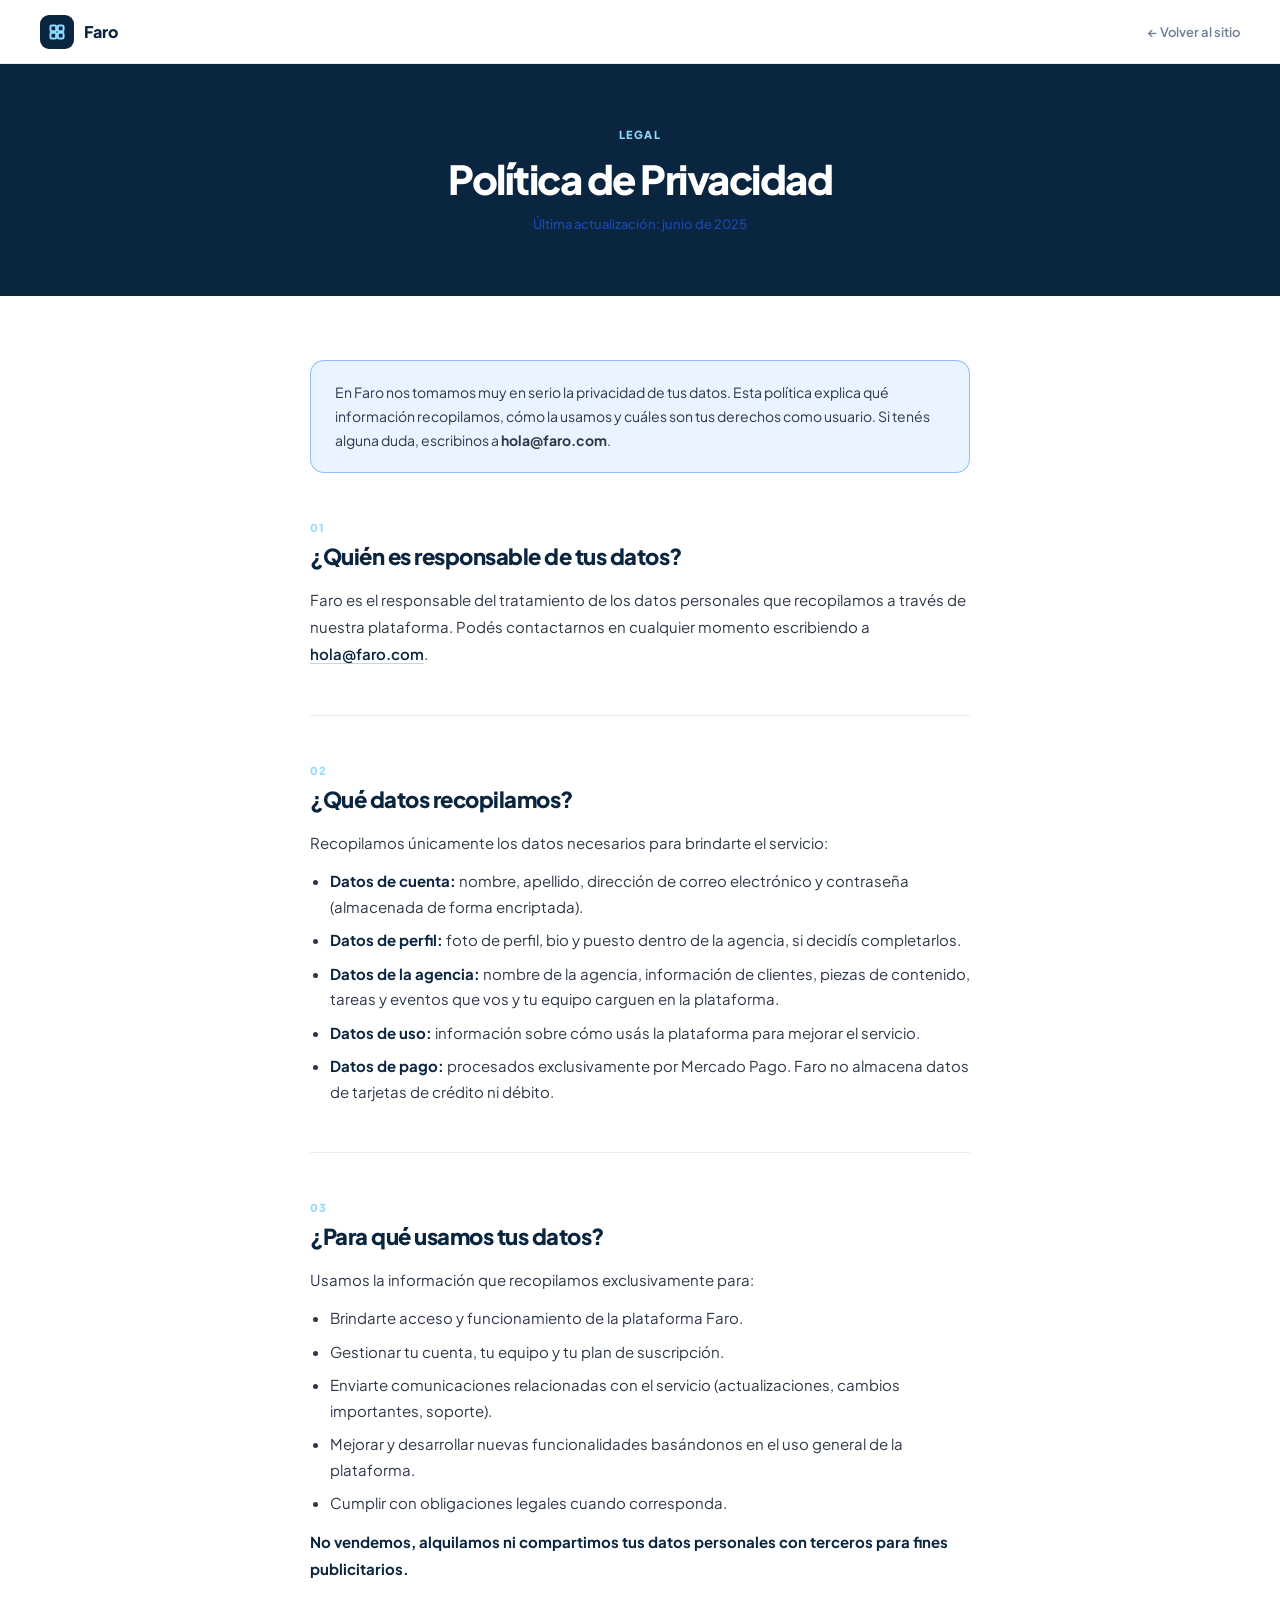
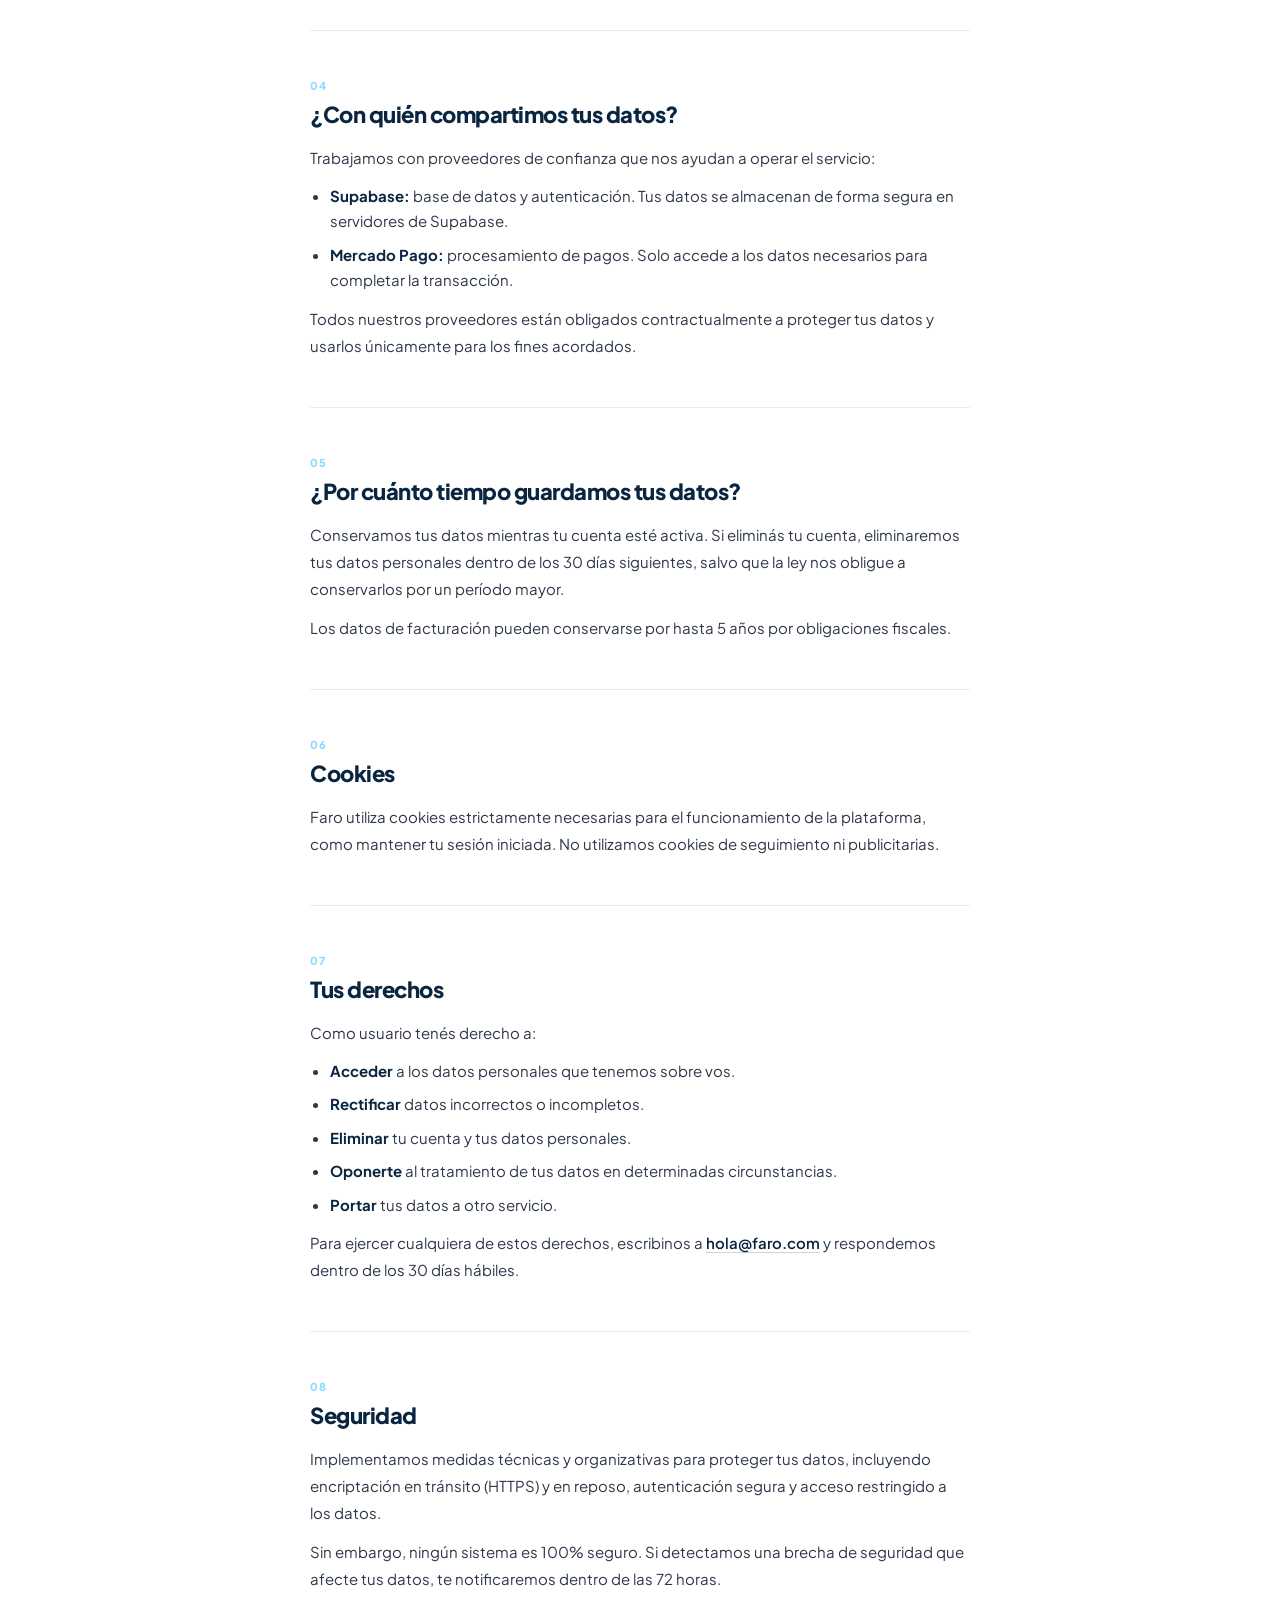
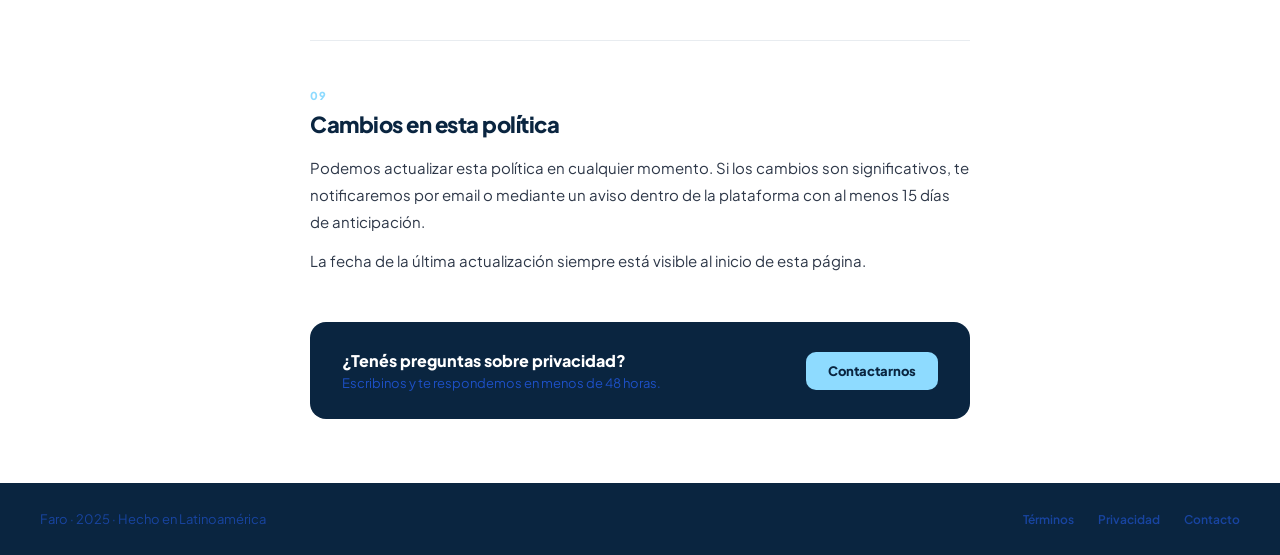
<file: privacy.html>
<!DOCTYPE html>
<html lang="es">
<head>
<meta charset="UTF-8">
<meta name="viewport" content="width=device-width, initial-scale=1.0">
<title>Política de Privacidad — Faro</title>
<link rel="preconnect" href="https://fonts.googleapis.com">
<link href="https://fonts.googleapis.com/css2?family=Plus+Jakarta+Sans:wght@400;500;600;700;800;900&display=swap" rel="stylesheet">
<style>
  *, *::before, *::after { box-sizing: border-box; margin: 0; padding: 0; }
  :root {
    --azul: #0A2540; --celeste: #8EDBFF; --celeste-dim: #E8F4FF;
    --ink: #0A2540; --ink2: #2D3748; --ink3: #718096;
    --border: #E8ECF0; --bg: #F3F4F6; --white: #ffffff;
  }
  body { font-family: 'Plus Jakarta Sans', sans-serif; color: var(--ink2); background: var(--white); -webkit-font-smoothing: antialiased; }

  nav {
    position: sticky; top: 0; z-index: 100;
    background: rgba(255,255,255,.95); backdrop-filter: blur(12px);
    border-bottom: 1px solid var(--border);
    padding: 0 40px; height: 64px;
    display: flex; align-items: center; justify-content: space-between;
  }
  .nav-logo { display: flex; align-items: center; gap: 10px; text-decoration: none; }
  .nav-logo-icon { width: 34px; height: 34px; background: var(--azul); border-radius: 9px; display: flex; align-items: center; justify-content: center; }
  .nav-logo-icon svg { width: 18px; height: 18px; }
  .nav-logo-text { font-size: 16px; font-weight: 800; color: var(--ink); }
  .nav-back { font-size: 13px; font-weight: 600; color: var(--ink3); text-decoration: none; transition: color .15s; }
  .nav-back:hover { color: var(--ink); }

  .hero { background: var(--azul); padding: 64px 40px; text-align: center; }
  .hero-label { font-size: 11px; font-weight: 800; color: var(--celeste); text-transform: uppercase; letter-spacing: 1.5px; margin-bottom: 12px; }
  .hero-title { font-size: 40px; font-weight: 900; color: #fff; letter-spacing: -1.5px; margin-bottom: 12px; }
  .hero-date { font-size: 13px; color: rgba(37,99,255,.6); font-weight: 500; }

  .content { max-width: 740px; margin: 0 auto; padding: 64px 40px; }

  .intro-box {
    background: var(--celeste-dim); border: 1.5px solid rgba(37,99,255,.4);
    border-radius: 14px; padding: 20px 24px; margin-bottom: 48px;
    font-size: 14px; color: var(--ink2); line-height: 1.7;
  }

  .section { margin-bottom: 48px; }
  .section-num { font-size: 11px; font-weight: 800; color: var(--celeste); text-transform: uppercase; letter-spacing: 1px; margin-bottom: 8px; }
  .section-title { font-size: 22px; font-weight: 900; color: var(--ink); letter-spacing: -.5px; margin-bottom: 16px; }
  .section-body { font-size: 15px; color: var(--ink2); line-height: 1.8; }
  .section-body p { margin-bottom: 12px; }
  .section-body p:last-child { margin-bottom: 0; }
  .section-body ul { padding-left: 20px; margin: 12px 0; display: flex; flex-direction: column; gap: 8px; }
  .section-body ul li { font-size: 15px; color: var(--ink2); line-height: 1.7; }
  .section-body strong { color: var(--ink); font-weight: 700; }
  .section-body a { color: var(--azul); font-weight: 600; text-decoration: none; border-bottom: 1px solid rgba(10,37,64,.2); transition: border-color .15s; }
  .section-body a:hover { border-color: var(--azul); }

  .divider { height: 1px; background: var(--border); margin-bottom: 48px; }

  .contact-box {
    background: var(--azul); border-radius: 16px; padding: 28px 32px;
    display: flex; align-items: center; justify-content: space-between; gap: 20px;
    margin-top: 48px;
  }
  .contact-box-text { font-size: 16px; font-weight: 800; color: #fff; margin-bottom: 4px; }
  .contact-box-sub { font-size: 13px; color: rgba(37,99,255,.7); }
  .contact-btn { padding: 11px 22px; background: var(--celeste); color: var(--azul); border: none; border-radius: 10px; font-size: 13px; font-weight: 800; cursor: pointer; font-family: inherit; text-decoration: none; white-space: nowrap; }

  footer { background: var(--azul); padding: 28px 40px; display: flex; align-items: center; justify-content: space-between; margin-top: 0; }
  .footer-text { font-size: 13px; color: rgba(37,99,255,.5); }
  .footer-links { display: flex; gap: 24px; }
  .footer-links a { font-size: 12px; color: rgba(37,99,255,.5); text-decoration: none; font-weight: 600; transition: color .15s; }
  .footer-links a:hover { color: var(--celeste); }
</style>
</head>
<body>

<nav>
  <a href="index.html" class="nav-logo">
    <div class="nav-logo-icon">
      <svg viewBox="0 0 22 22" fill="none" stroke="#8EDBFF" stroke-width="2.5">
        <rect x="3" y="3" width="7" height="7" rx="1.5"/>
        <rect x="12" y="3" width="7" height="7" rx="1.5"/>
        <rect x="3" y="12" width="7" height="7" rx="1.5"/>
        <rect x="12" y="12" width="7" height="7" rx="1.5"/>
      </svg>
    </div>
    <span class="nav-logo-text">Faro</span>
  </a>
  <a href="index.html" class="nav-back">← Volver al sitio</a>
</nav>

<div class="hero">
  <div class="hero-label">Legal</div>
  <h1 class="hero-title">Política de Privacidad</h1>
  <div class="hero-date">Última actualización: junio de 2025</div>
</div>

<div class="content">

  <div class="intro-box">
    En Faro nos tomamos muy en serio la privacidad de tus datos. Esta política explica qué información recopilamos, cómo la usamos y cuáles son tus derechos como usuario. Si tenés alguna duda, escribinos a <strong>hola@faro.com</strong>.
  </div>

  <div class="section">
    <div class="section-num">01</div>
    <div class="section-title">¿Quién es responsable de tus datos?</div>
    <div class="section-body">
      <p>Faro es el responsable del tratamiento de los datos personales que recopilamos a través de nuestra plataforma. Podés contactarnos en cualquier momento escribiendo a <a href="mailto:hola@faro.com">hola@faro.com</a>.</p>
    </div>
  </div>

  <div class="divider"></div>

  <div class="section">
    <div class="section-num">02</div>
    <div class="section-title">¿Qué datos recopilamos?</div>
    <div class="section-body">
      <p>Recopilamos únicamente los datos necesarios para brindarte el servicio:</p>
      <ul>
        <li><strong>Datos de cuenta:</strong> nombre, apellido, dirección de correo electrónico y contraseña (almacenada de forma encriptada).</li>
        <li><strong>Datos de perfil:</strong> foto de perfil, bio y puesto dentro de la agencia, si decidís completarlos.</li>
        <li><strong>Datos de la agencia:</strong> nombre de la agencia, información de clientes, piezas de contenido, tareas y eventos que vos y tu equipo carguen en la plataforma.</li>
        <li><strong>Datos de uso:</strong> información sobre cómo usás la plataforma para mejorar el servicio.</li>
        <li><strong>Datos de pago:</strong> procesados exclusivamente por Mercado Pago. Faro no almacena datos de tarjetas de crédito ni débito.</li>
      </ul>
    </div>
  </div>

  <div class="divider"></div>

  <div class="section">
    <div class="section-num">03</div>
    <div class="section-title">¿Para qué usamos tus datos?</div>
    <div class="section-body">
      <p>Usamos la información que recopilamos exclusivamente para:</p>
      <ul>
        <li>Brindarte acceso y funcionamiento de la plataforma Faro.</li>
        <li>Gestionar tu cuenta, tu equipo y tu plan de suscripción.</li>
        <li>Enviarte comunicaciones relacionadas con el servicio (actualizaciones, cambios importantes, soporte).</li>
        <li>Mejorar y desarrollar nuevas funcionalidades basándonos en el uso general de la plataforma.</li>
        <li>Cumplir con obligaciones legales cuando corresponda.</li>
      </ul>
      <p><strong>No vendemos, alquilamos ni compartimos tus datos personales con terceros para fines publicitarios.</strong></p>
    </div>
  </div>

  <div class="divider"></div>

  <div class="section">
    <div class="section-num">04</div>
    <div class="section-title">¿Con quién compartimos tus datos?</div>
    <div class="section-body">
      <p>Trabajamos con proveedores de confianza que nos ayudan a operar el servicio:</p>
      <ul>
        <li><strong>Supabase:</strong> base de datos y autenticación. Tus datos se almacenan de forma segura en servidores de Supabase.</li>
        <li><strong>Mercado Pago:</strong> procesamiento de pagos. Solo accede a los datos necesarios para completar la transacción.</li>
      </ul>
      <p>Todos nuestros proveedores están obligados contractualmente a proteger tus datos y usarlos únicamente para los fines acordados.</p>
    </div>
  </div>

  <div class="divider"></div>

  <div class="section">
    <div class="section-num">05</div>
    <div class="section-title">¿Por cuánto tiempo guardamos tus datos?</div>
    <div class="section-body">
      <p>Conservamos tus datos mientras tu cuenta esté activa. Si eliminás tu cuenta, eliminaremos tus datos personales dentro de los 30 días siguientes, salvo que la ley nos obligue a conservarlos por un período mayor.</p>
      <p>Los datos de facturación pueden conservarse por hasta 5 años por obligaciones fiscales.</p>
    </div>
  </div>

  <div class="divider"></div>

  <div class="section">
    <div class="section-num">06</div>
    <div class="section-title">Cookies</div>
    <div class="section-body">
      <p>Faro utiliza cookies estrictamente necesarias para el funcionamiento de la plataforma, como mantener tu sesión iniciada. No utilizamos cookies de seguimiento ni publicitarias.</p>
    </div>
  </div>

  <div class="divider"></div>

  <div class="section">
    <div class="section-num">07</div>
    <div class="section-title">Tus derechos</div>
    <div class="section-body">
      <p>Como usuario tenés derecho a:</p>
      <ul>
        <li><strong>Acceder</strong> a los datos personales que tenemos sobre vos.</li>
        <li><strong>Rectificar</strong> datos incorrectos o incompletos.</li>
        <li><strong>Eliminar</strong> tu cuenta y tus datos personales.</li>
        <li><strong>Oponerte</strong> al tratamiento de tus datos en determinadas circunstancias.</li>
        <li><strong>Portar</strong> tus datos a otro servicio.</li>
      </ul>
      <p>Para ejercer cualquiera de estos derechos, escribinos a <a href="mailto:hola@faro.com">hola@faro.com</a> y respondemos dentro de los 30 días hábiles.</p>
    </div>
  </div>

  <div class="divider"></div>

  <div class="section">
    <div class="section-num">08</div>
    <div class="section-title">Seguridad</div>
    <div class="section-body">
      <p>Implementamos medidas técnicas y organizativas para proteger tus datos, incluyendo encriptación en tránsito (HTTPS) y en reposo, autenticación segura y acceso restringido a los datos.</p>
      <p>Sin embargo, ningún sistema es 100% seguro. Si detectamos una brecha de seguridad que afecte tus datos, te notificaremos dentro de las 72 horas.</p>
    </div>
  </div>

  <div class="divider"></div>

  <div class="section">
    <div class="section-num">09</div>
    <div class="section-title">Cambios en esta política</div>
    <div class="section-body">
      <p>Podemos actualizar esta política en cualquier momento. Si los cambios son significativos, te notificaremos por email o mediante un aviso dentro de la plataforma con al menos 15 días de anticipación.</p>
      <p>La fecha de la última actualización siempre está visible al inicio de esta página.</p>
    </div>
  </div>

  <div class="contact-box">
    <div>
      <div class="contact-box-text">¿Tenés preguntas sobre privacidad?</div>
      <div class="contact-box-sub">Escribinos y te respondemos en menos de 48 horas.</div>
    </div>
    <a href="mailto:hola@faro.com" class="contact-btn">Contactarnos</a>
  </div>

</div>

<footer>
  <span class="footer-text">Faro · 2025 · Hecho en Latinoamérica</span>
  <div class="footer-links">
    <a href="terms.html">Términos</a>
    <a href="privacy.html">Privacidad</a>
    <a href="mailto:hola@faro.com">Contacto</a>
  </div>
</footer>

</body>
</html>
</file>
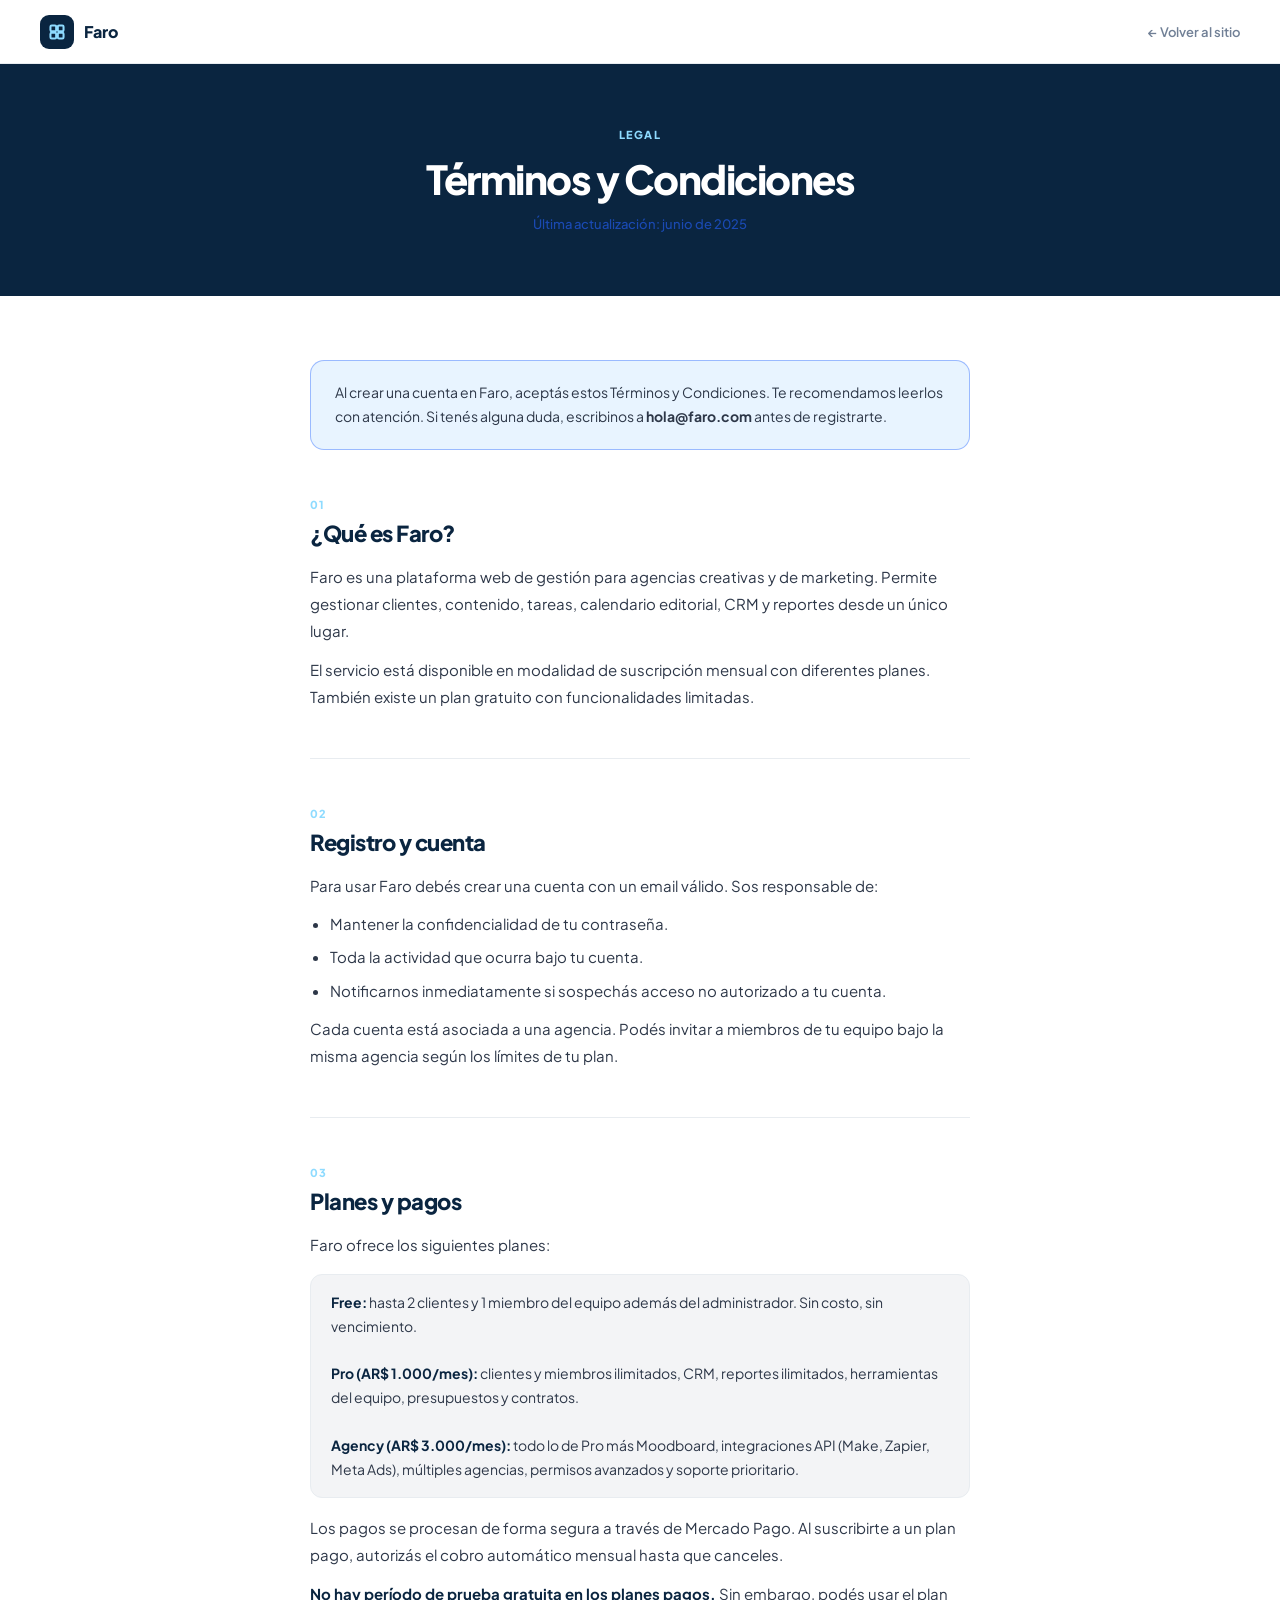
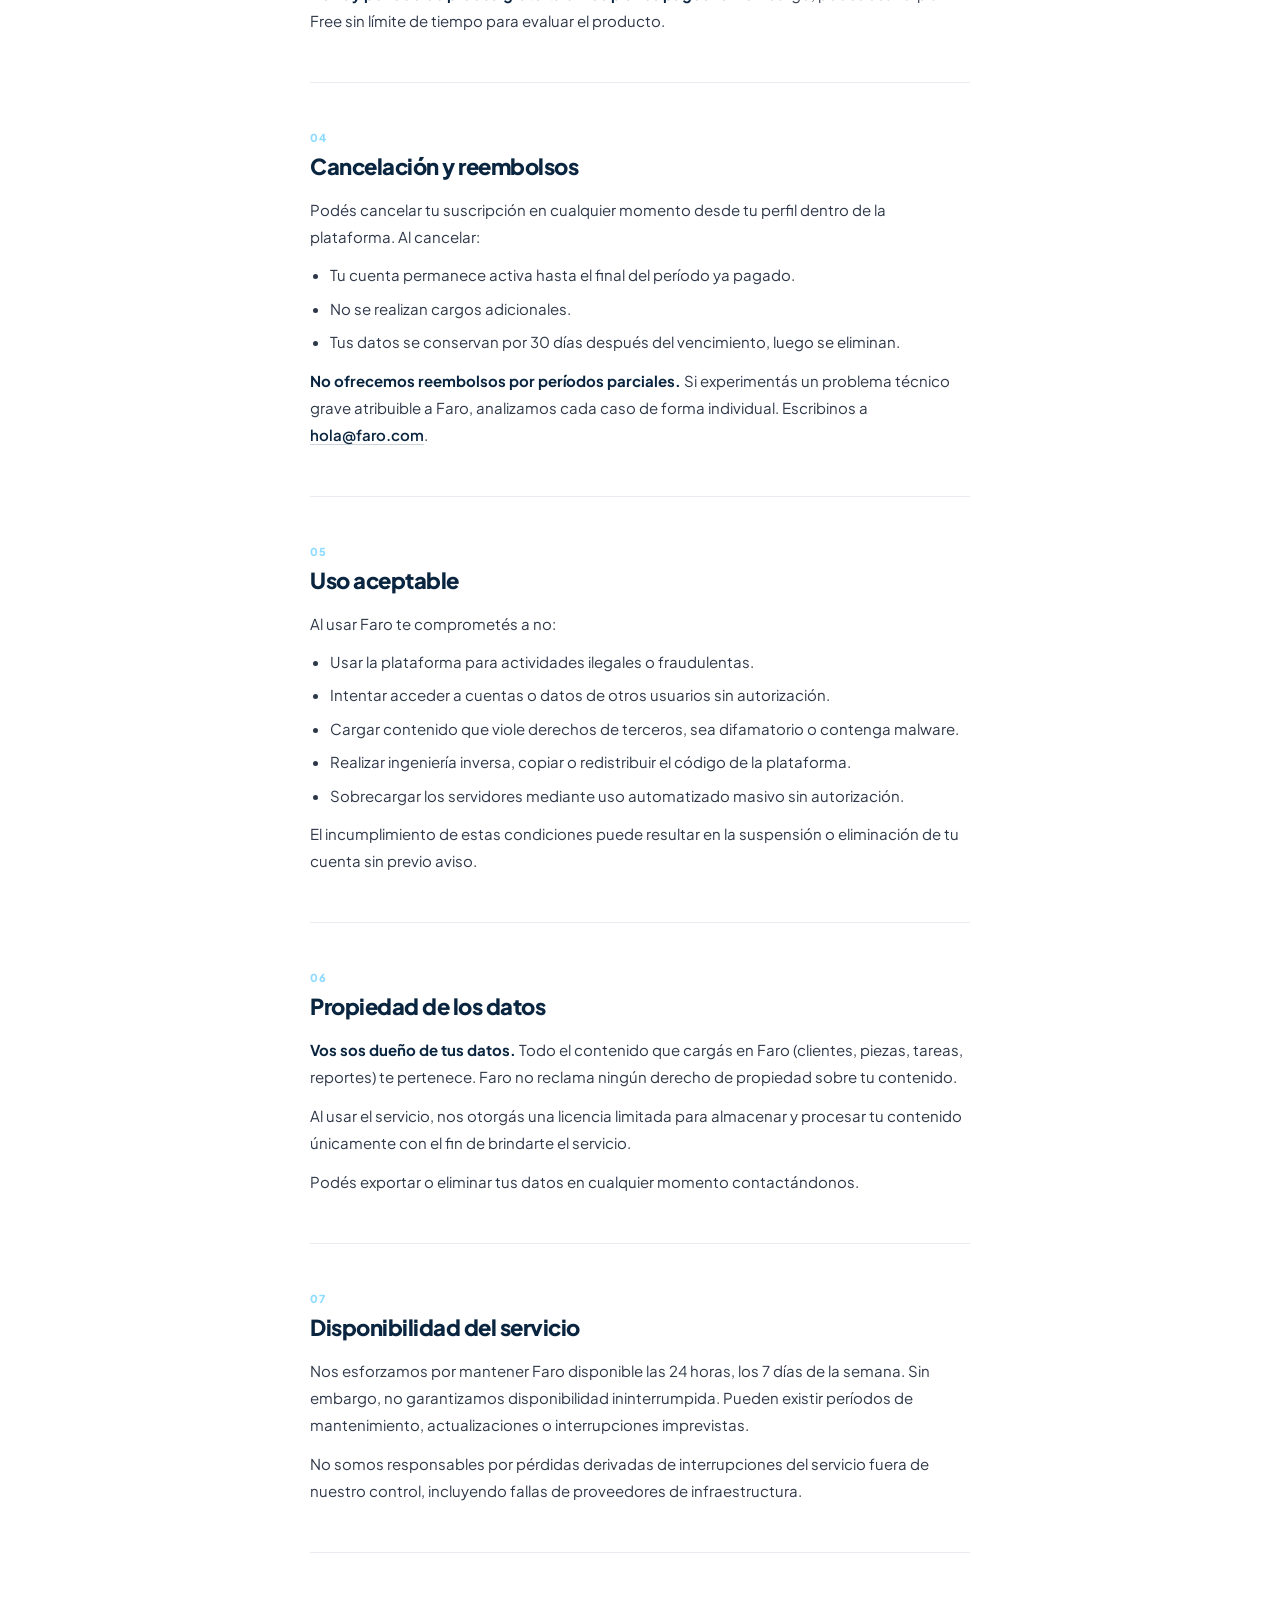
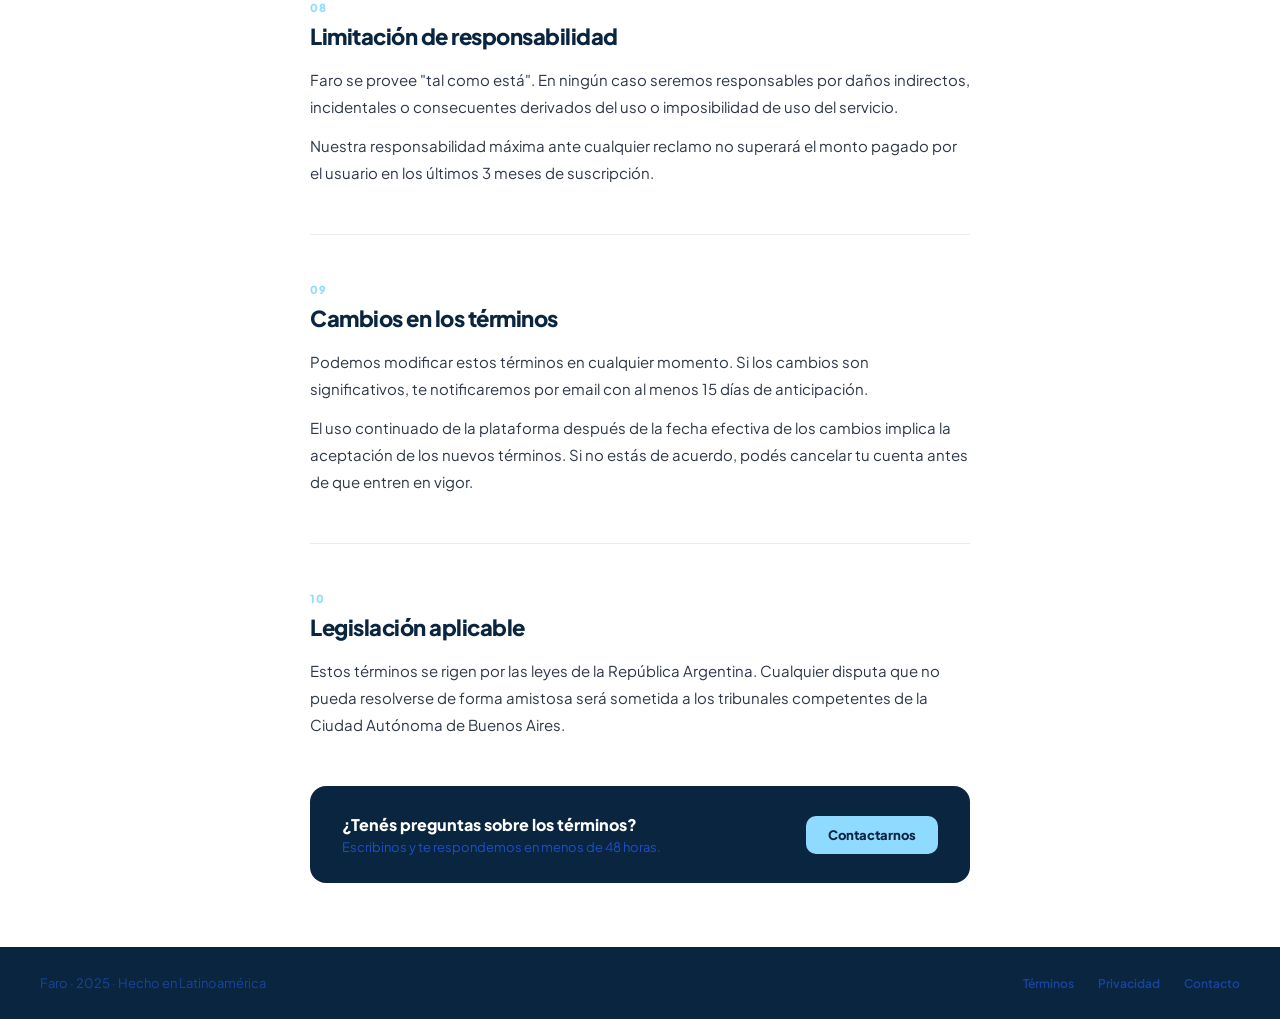
<file: terms.html>
<!DOCTYPE html>
<html lang="es">
<head>
<meta charset="UTF-8">
<meta name="viewport" content="width=device-width, initial-scale=1.0">
<title>Términos y Condiciones — Faro</title>
<link rel="preconnect" href="https://fonts.googleapis.com">
<link href="https://fonts.googleapis.com/css2?family=Plus+Jakarta+Sans:wght@400;500;600;700;800;900&display=swap" rel="stylesheet">
<style>
  *, *::before, *::after { box-sizing: border-box; margin: 0; padding: 0; }
  :root {
    --azul: #0A2540; --celeste: #8EDBFF; --celeste-dim: #E8F4FF;
    --ink: #0A2540; --ink2: #2D3748; --ink3: #718096;
    --border: #E8ECF0; --bg: #F3F4F6; --white: #ffffff;
  }
  body { font-family: 'Plus Jakarta Sans', sans-serif; color: var(--ink2); background: var(--white); -webkit-font-smoothing: antialiased; }

  nav {
    position: sticky; top: 0; z-index: 100;
    background: rgba(255,255,255,.95); backdrop-filter: blur(12px);
    border-bottom: 1px solid var(--border);
    padding: 0 40px; height: 64px;
    display: flex; align-items: center; justify-content: space-between;
  }
  .nav-logo { display: flex; align-items: center; gap: 10px; text-decoration: none; }
  .nav-logo-icon { width: 34px; height: 34px; background: var(--azul); border-radius: 9px; display: flex; align-items: center; justify-content: center; }
  .nav-logo-icon svg { width: 18px; height: 18px; }
  .nav-logo-text { font-size: 16px; font-weight: 800; color: var(--ink); }
  .nav-back { font-size: 13px; font-weight: 600; color: var(--ink3); text-decoration: none; transition: color .15s; }
  .nav-back:hover { color: var(--ink); }

  .hero { background: var(--azul); padding: 64px 40px; text-align: center; }
  .hero-label { font-size: 11px; font-weight: 800; color: var(--celeste); text-transform: uppercase; letter-spacing: 1.5px; margin-bottom: 12px; }
  .hero-title { font-size: 40px; font-weight: 900; color: #fff; letter-spacing: -1.5px; margin-bottom: 12px; }
  .hero-date { font-size: 13px; color: rgba(37,99,255,.6); font-weight: 500; }

  .content { max-width: 740px; margin: 0 auto; padding: 64px 40px; }

  .intro-box {
    background: var(--celeste-dim); border: 1.5px solid rgba(37,99,255,.4);
    border-radius: 14px; padding: 20px 24px; margin-bottom: 48px;
    font-size: 14px; color: var(--ink2); line-height: 1.7;
  }

  .section { margin-bottom: 48px; }
  .section-num { font-size: 11px; font-weight: 800; color: var(--celeste); text-transform: uppercase; letter-spacing: 1px; margin-bottom: 8px; }
  .section-title { font-size: 22px; font-weight: 900; color: var(--ink); letter-spacing: -.5px; margin-bottom: 16px; }
  .section-body { font-size: 15px; color: var(--ink2); line-height: 1.8; }
  .section-body p { margin-bottom: 12px; }
  .section-body p:last-child { margin-bottom: 0; }
  .section-body ul { padding-left: 20px; margin: 12px 0; display: flex; flex-direction: column; gap: 8px; }
  .section-body ul li { font-size: 15px; color: var(--ink2); line-height: 1.7; }
  .section-body strong { color: var(--ink); font-weight: 700; }
  .section-body a { color: var(--azul); font-weight: 600; text-decoration: none; border-bottom: 1px solid rgba(10,37,64,.2); transition: border-color .15s; }
  .section-body a:hover { border-color: var(--azul); }

  .divider { height: 1px; background: var(--border); margin-bottom: 48px; }

  .highlight-box {
    background: var(--bg); border: 1.5px solid var(--border);
    border-radius: 12px; padding: 16px 20px; margin: 16px 0;
    font-size: 14px; color: var(--ink2); line-height: 1.7;
  }

  .contact-box {
    background: var(--azul); border-radius: 16px; padding: 28px 32px;
    display: flex; align-items: center; justify-content: space-between; gap: 20px;
    margin-top: 48px;
  }
  .contact-box-text { font-size: 16px; font-weight: 800; color: #fff; margin-bottom: 4px; }
  .contact-box-sub { font-size: 13px; color: rgba(37,99,255,.7); }
  .contact-btn { padding: 11px 22px; background: var(--celeste); color: var(--azul); border: none; border-radius: 10px; font-size: 13px; font-weight: 800; cursor: pointer; font-family: inherit; text-decoration: none; white-space: nowrap; }

  footer { background: var(--azul); padding: 28px 40px; display: flex; align-items: center; justify-content: space-between; }
  .footer-text { font-size: 13px; color: rgba(37,99,255,.5); }
  .footer-links { display: flex; gap: 24px; }
  .footer-links a { font-size: 12px; color: rgba(37,99,255,.5); text-decoration: none; font-weight: 600; transition: color .15s; }
  .footer-links a:hover { color: var(--celeste); }
</style>
</head>
<body>

<nav>
  <a href="index.html" class="nav-logo">
    <div class="nav-logo-icon">
      <svg viewBox="0 0 22 22" fill="none" stroke="#8EDBFF" stroke-width="2.5">
        <rect x="3" y="3" width="7" height="7" rx="1.5"/>
        <rect x="12" y="3" width="7" height="7" rx="1.5"/>
        <rect x="3" y="12" width="7" height="7" rx="1.5"/>
        <rect x="12" y="12" width="7" height="7" rx="1.5"/>
      </svg>
    </div>
    <span class="nav-logo-text">Faro</span>
  </a>
  <a href="index.html" class="nav-back">← Volver al sitio</a>
</nav>

<div class="hero">
  <div class="hero-label">Legal</div>
  <h1 class="hero-title">Términos y Condiciones</h1>
  <div class="hero-date">Última actualización: junio de 2025</div>
</div>

<div class="content">

  <div class="intro-box">
    Al crear una cuenta en Faro, aceptás estos Términos y Condiciones. Te recomendamos leerlos con atención. Si tenés alguna duda, escribinos a <strong>hola@faro.com</strong> antes de registrarte.
  </div>

  <div class="section">
    <div class="section-num">01</div>
    <div class="section-title">¿Qué es Faro?</div>
    <div class="section-body">
      <p>Faro es una plataforma web de gestión para agencias creativas y de marketing. Permite gestionar clientes, contenido, tareas, calendario editorial, CRM y reportes desde un único lugar.</p>
      <p>El servicio está disponible en modalidad de suscripción mensual con diferentes planes. También existe un plan gratuito con funcionalidades limitadas.</p>
    </div>
  </div>

  <div class="divider"></div>

  <div class="section">
    <div class="section-num">02</div>
    <div class="section-title">Registro y cuenta</div>
    <div class="section-body">
      <p>Para usar Faro debés crear una cuenta con un email válido. Sos responsable de:</p>
      <ul>
        <li>Mantener la confidencialidad de tu contraseña.</li>
        <li>Toda la actividad que ocurra bajo tu cuenta.</li>
        <li>Notificarnos inmediatamente si sospechás acceso no autorizado a tu cuenta.</li>
      </ul>
      <p>Cada cuenta está asociada a una agencia. Podés invitar a miembros de tu equipo bajo la misma agencia según los límites de tu plan.</p>
    </div>
  </div>

  <div class="divider"></div>

  <div class="section">
    <div class="section-num">03</div>
    <div class="section-title">Planes y pagos</div>
    <div class="section-body">
      <p>Faro ofrece los siguientes planes:</p>
      <div class="highlight-box">
        <strong>Free:</strong> hasta 2 clientes y 1 miembro del equipo además del administrador. Sin costo, sin vencimiento.<br><br>
        <strong>Pro (AR$ 1.000/mes):</strong> clientes y miembros ilimitados, CRM, reportes ilimitados, herramientas del equipo, presupuestos y contratos.<br><br>
        <strong>Agency (AR$ 3.000/mes):</strong> todo lo de Pro más Moodboard, integraciones API (Make, Zapier, Meta Ads), múltiples agencias, permisos avanzados y soporte prioritario.
      </div>
      <p>Los pagos se procesan de forma segura a través de Mercado Pago. Al suscribirte a un plan pago, autorizás el cobro automático mensual hasta que canceles.</p>
      <p><strong>No hay período de prueba gratuita en los planes pagos.</strong> Sin embargo, podés usar el plan Free sin límite de tiempo para evaluar el producto.</p>
    </div>
  </div>

  <div class="divider"></div>

  <div class="section">
    <div class="section-num">04</div>
    <div class="section-title">Cancelación y reembolsos</div>
    <div class="section-body">
      <p>Podés cancelar tu suscripción en cualquier momento desde tu perfil dentro de la plataforma. Al cancelar:</p>
      <ul>
        <li>Tu cuenta permanece activa hasta el final del período ya pagado.</li>
        <li>No se realizan cargos adicionales.</li>
        <li>Tus datos se conservan por 30 días después del vencimiento, luego se eliminan.</li>
      </ul>
      <p><strong>No ofrecemos reembolsos por períodos parciales.</strong> Si experimentás un problema técnico grave atribuible a Faro, analizamos cada caso de forma individual. Escribinos a <a href="mailto:hola@faro.com">hola@faro.com</a>.</p>
    </div>
  </div>

  <div class="divider"></div>

  <div class="section">
    <div class="section-num">05</div>
    <div class="section-title">Uso aceptable</div>
    <div class="section-body">
      <p>Al usar Faro te comprometés a no:</p>
      <ul>
        <li>Usar la plataforma para actividades ilegales o fraudulentas.</li>
        <li>Intentar acceder a cuentas o datos de otros usuarios sin autorización.</li>
        <li>Cargar contenido que viole derechos de terceros, sea difamatorio o contenga malware.</li>
        <li>Realizar ingeniería inversa, copiar o redistribuir el código de la plataforma.</li>
        <li>Sobrecargar los servidores mediante uso automatizado masivo sin autorización.</li>
      </ul>
      <p>El incumplimiento de estas condiciones puede resultar en la suspensión o eliminación de tu cuenta sin previo aviso.</p>
    </div>
  </div>

  <div class="divider"></div>

  <div class="section">
    <div class="section-num">06</div>
    <div class="section-title">Propiedad de los datos</div>
    <div class="section-body">
      <p><strong>Vos sos dueño de tus datos.</strong> Todo el contenido que cargás en Faro (clientes, piezas, tareas, reportes) te pertenece. Faro no reclama ningún derecho de propiedad sobre tu contenido.</p>
      <p>Al usar el servicio, nos otorgás una licencia limitada para almacenar y procesar tu contenido únicamente con el fin de brindarte el servicio.</p>
      <p>Podés exportar o eliminar tus datos en cualquier momento contactándonos.</p>
    </div>
  </div>

  <div class="divider"></div>

  <div class="section">
    <div class="section-num">07</div>
    <div class="section-title">Disponibilidad del servicio</div>
    <div class="section-body">
      <p>Nos esforzamos por mantener Faro disponible las 24 horas, los 7 días de la semana. Sin embargo, no garantizamos disponibilidad ininterrumpida. Pueden existir períodos de mantenimiento, actualizaciones o interrupciones imprevistas.</p>
      <p>No somos responsables por pérdidas derivadas de interrupciones del servicio fuera de nuestro control, incluyendo fallas de proveedores de infraestructura.</p>
    </div>
  </div>

  <div class="divider"></div>

  <div class="section">
    <div class="section-num">08</div>
    <div class="section-title">Limitación de responsabilidad</div>
    <div class="section-body">
      <p>Faro se provee "tal como está". En ningún caso seremos responsables por daños indirectos, incidentales o consecuentes derivados del uso o imposibilidad de uso del servicio.</p>
      <p>Nuestra responsabilidad máxima ante cualquier reclamo no superará el monto pagado por el usuario en los últimos 3 meses de suscripción.</p>
    </div>
  </div>

  <div class="divider"></div>

  <div class="section">
    <div class="section-num">09</div>
    <div class="section-title">Cambios en los términos</div>
    <div class="section-body">
      <p>Podemos modificar estos términos en cualquier momento. Si los cambios son significativos, te notificaremos por email con al menos 15 días de anticipación.</p>
      <p>El uso continuado de la plataforma después de la fecha efectiva de los cambios implica la aceptación de los nuevos términos. Si no estás de acuerdo, podés cancelar tu cuenta antes de que entren en vigor.</p>
    </div>
  </div>

  <div class="divider"></div>

  <div class="section">
    <div class="section-num">10</div>
    <div class="section-title">Legislación aplicable</div>
    <div class="section-body">
      <p>Estos términos se rigen por las leyes de la República Argentina. Cualquier disputa que no pueda resolverse de forma amistosa será sometida a los tribunales competentes de la Ciudad Autónoma de Buenos Aires.</p>
    </div>
  </div>

  <div class="contact-box">
    <div>
      <div class="contact-box-text">¿Tenés preguntas sobre los términos?</div>
      <div class="contact-box-sub">Escribinos y te respondemos en menos de 48 horas.</div>
    </div>
    <a href="mailto:hola@faro.com" class="contact-btn">Contactarnos</a>
  </div>

</div>

<footer>
  <span class="footer-text">Faro · 2025 · Hecho en Latinoamérica</span>
  <div class="footer-links">
    <a href="terms.html">Términos</a>
    <a href="privacy.html">Privacidad</a>
    <a href="mailto:hola@faro.com">Contacto</a>
  </div>
</footer>

</body>
</html>
</file>
